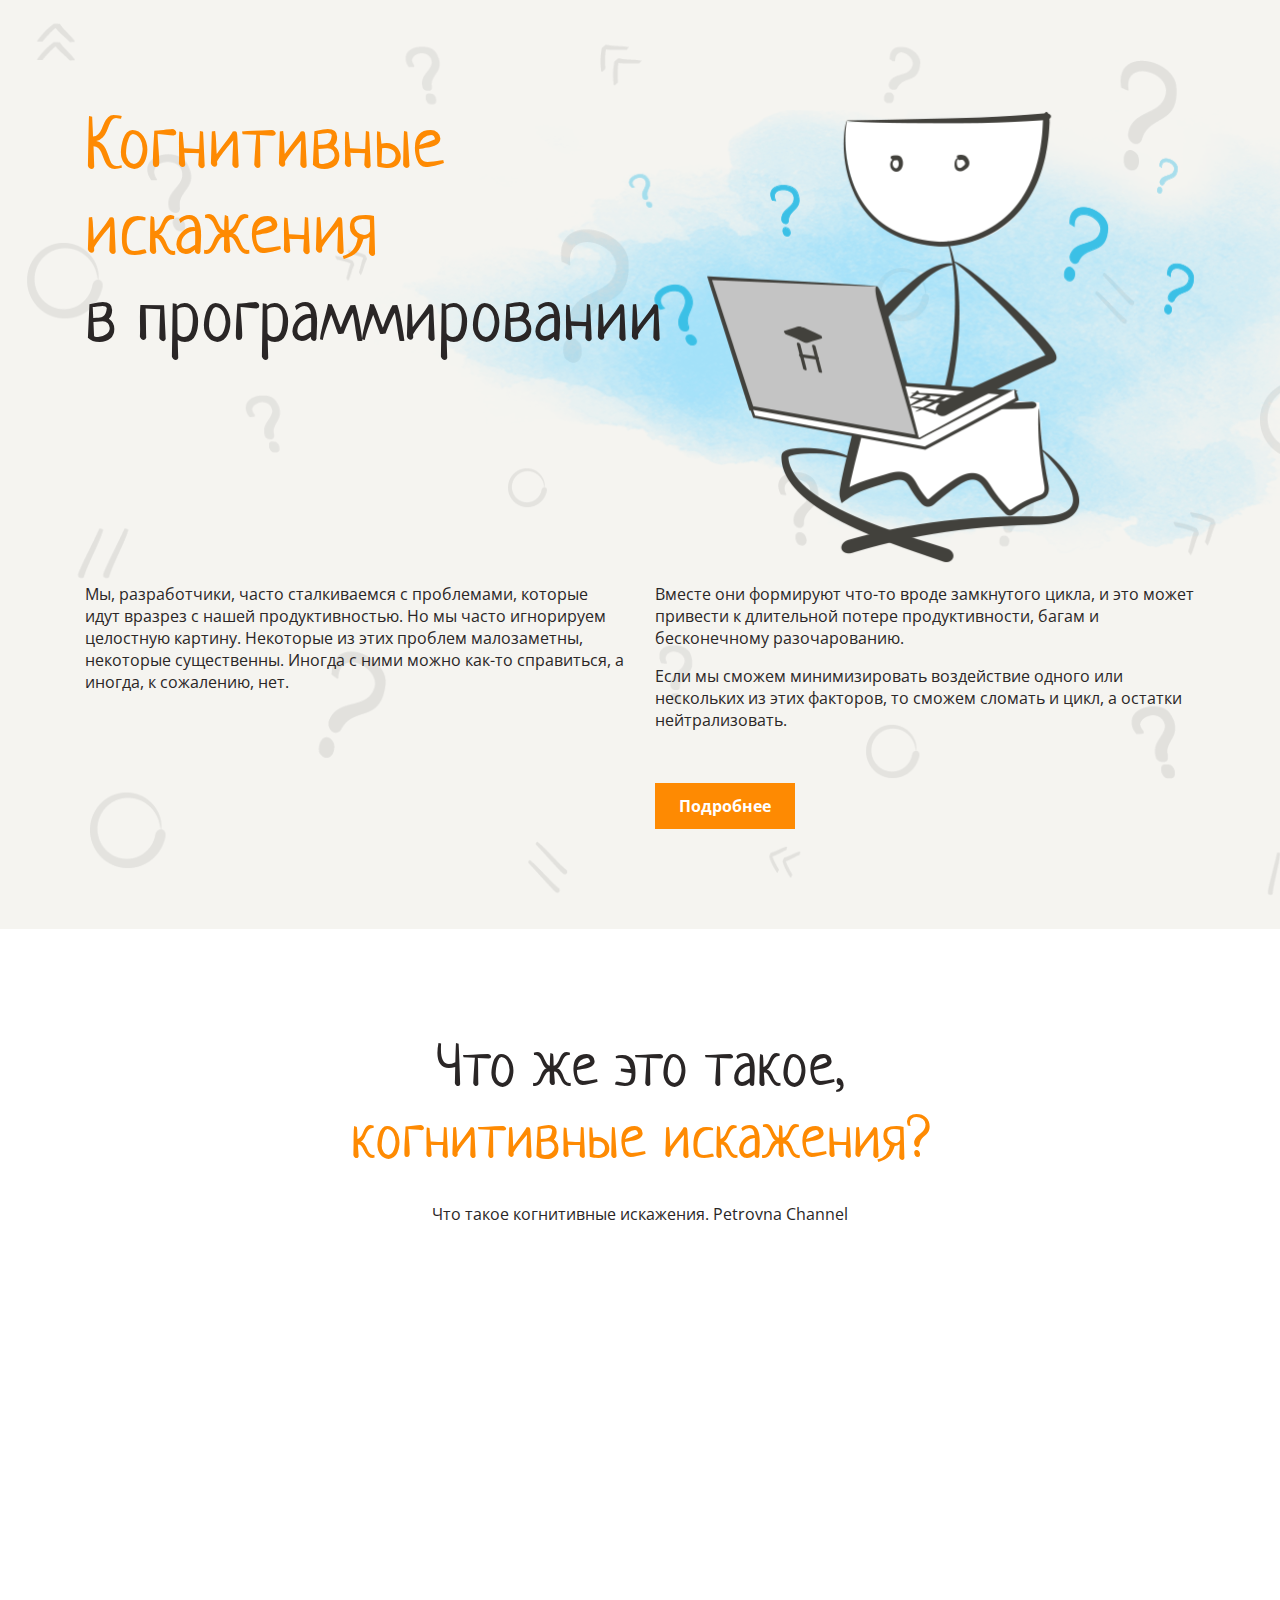
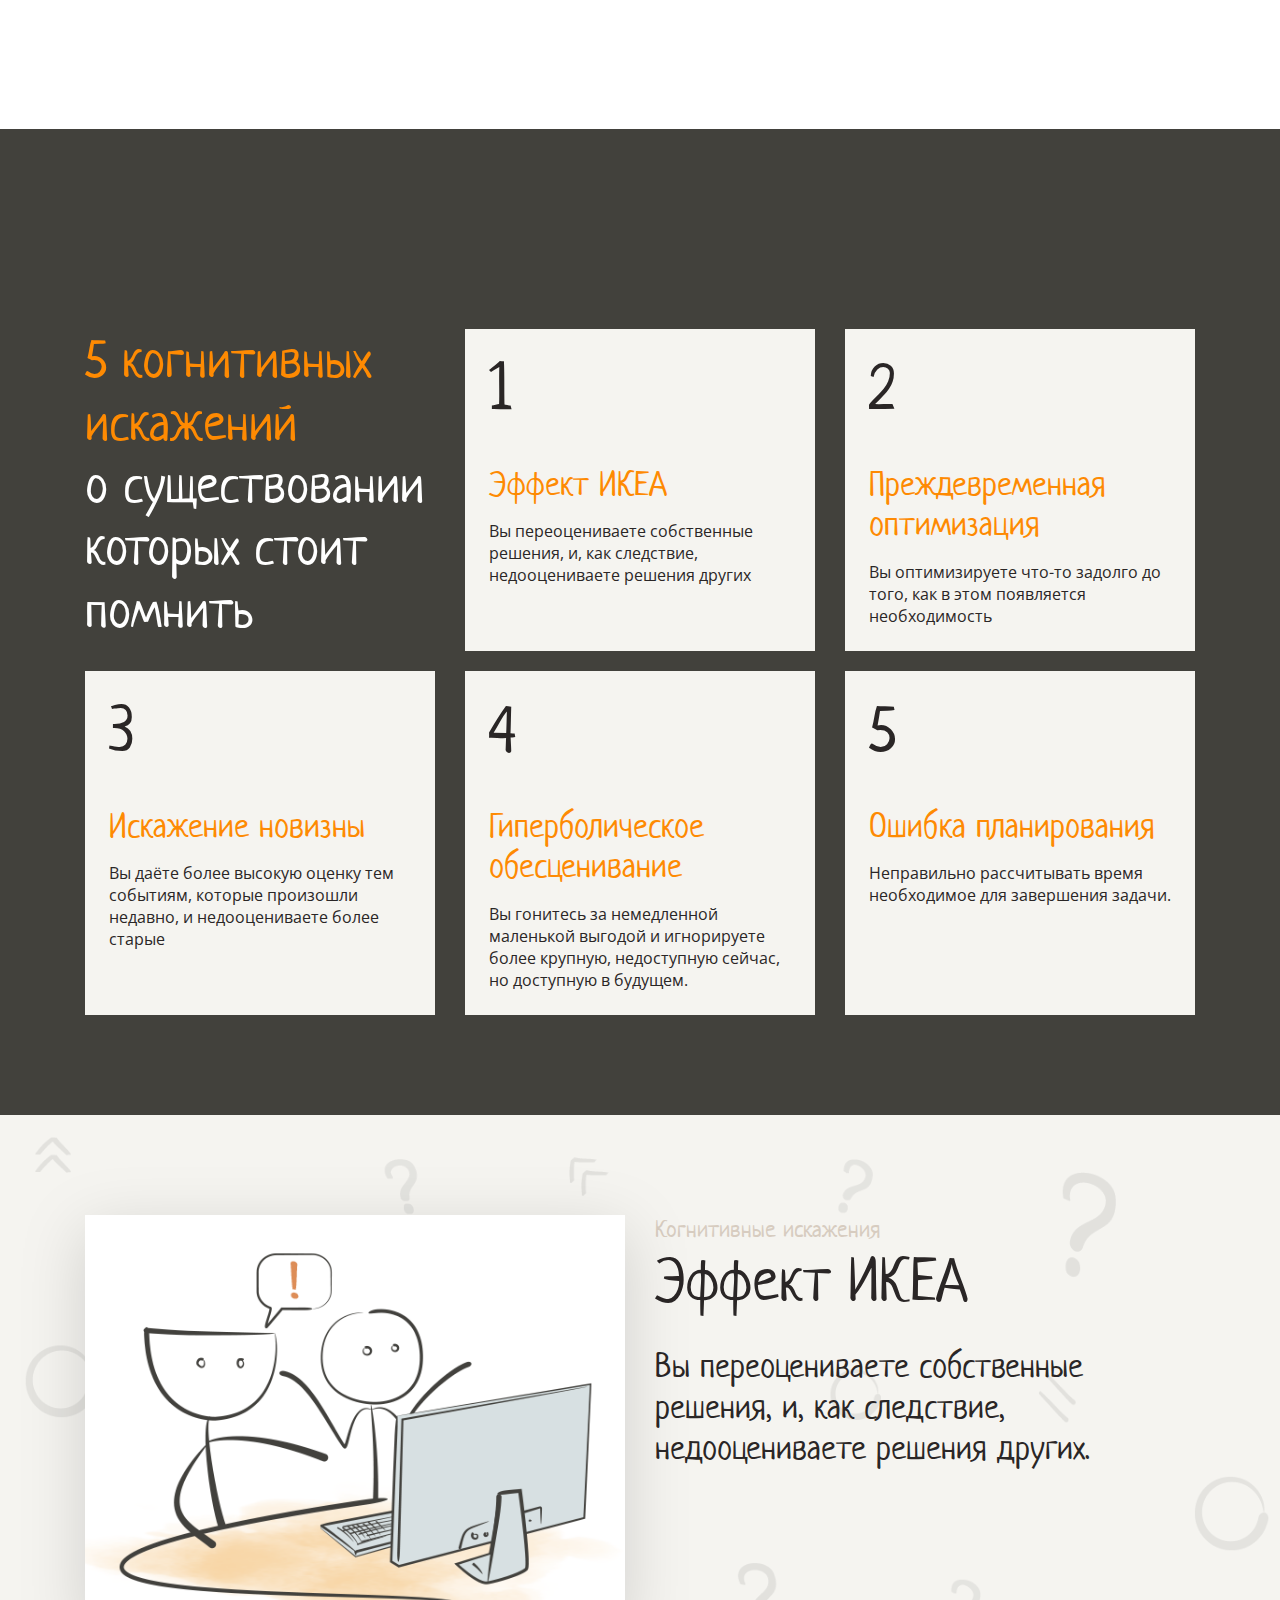
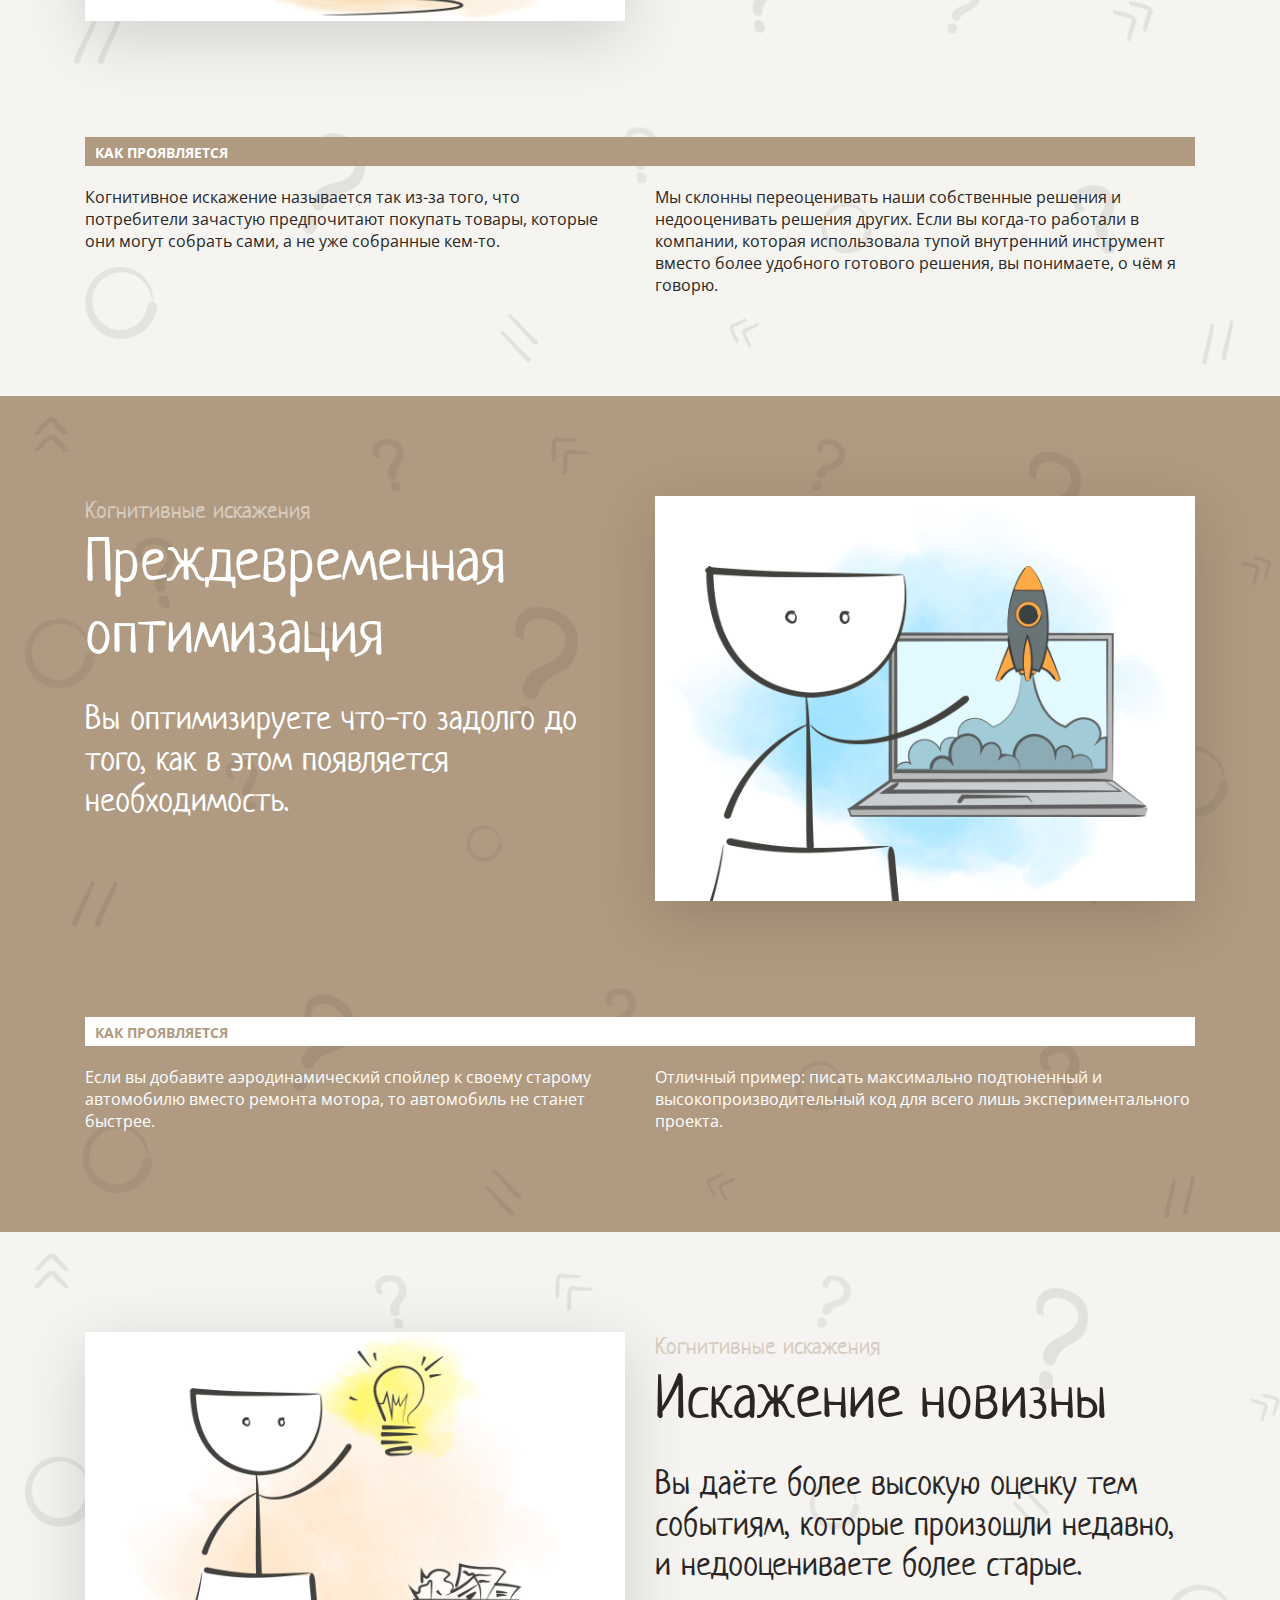
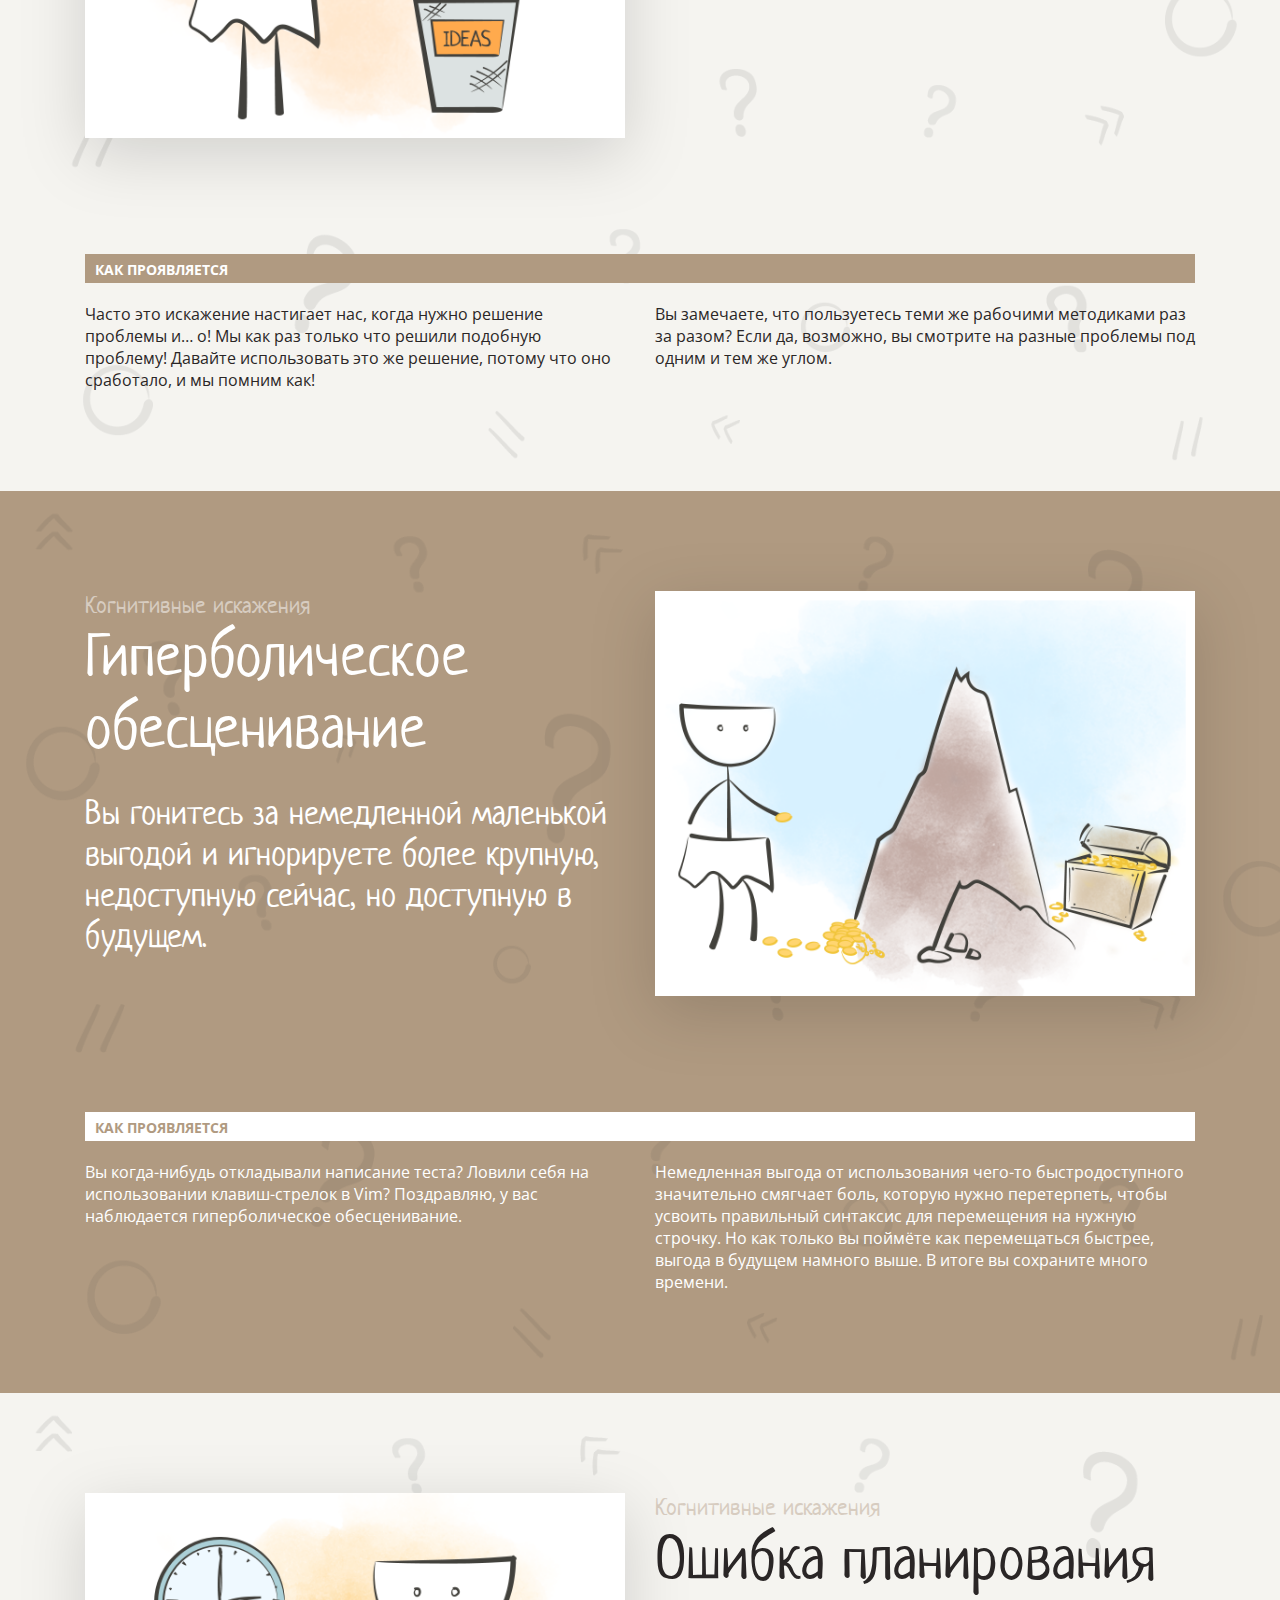
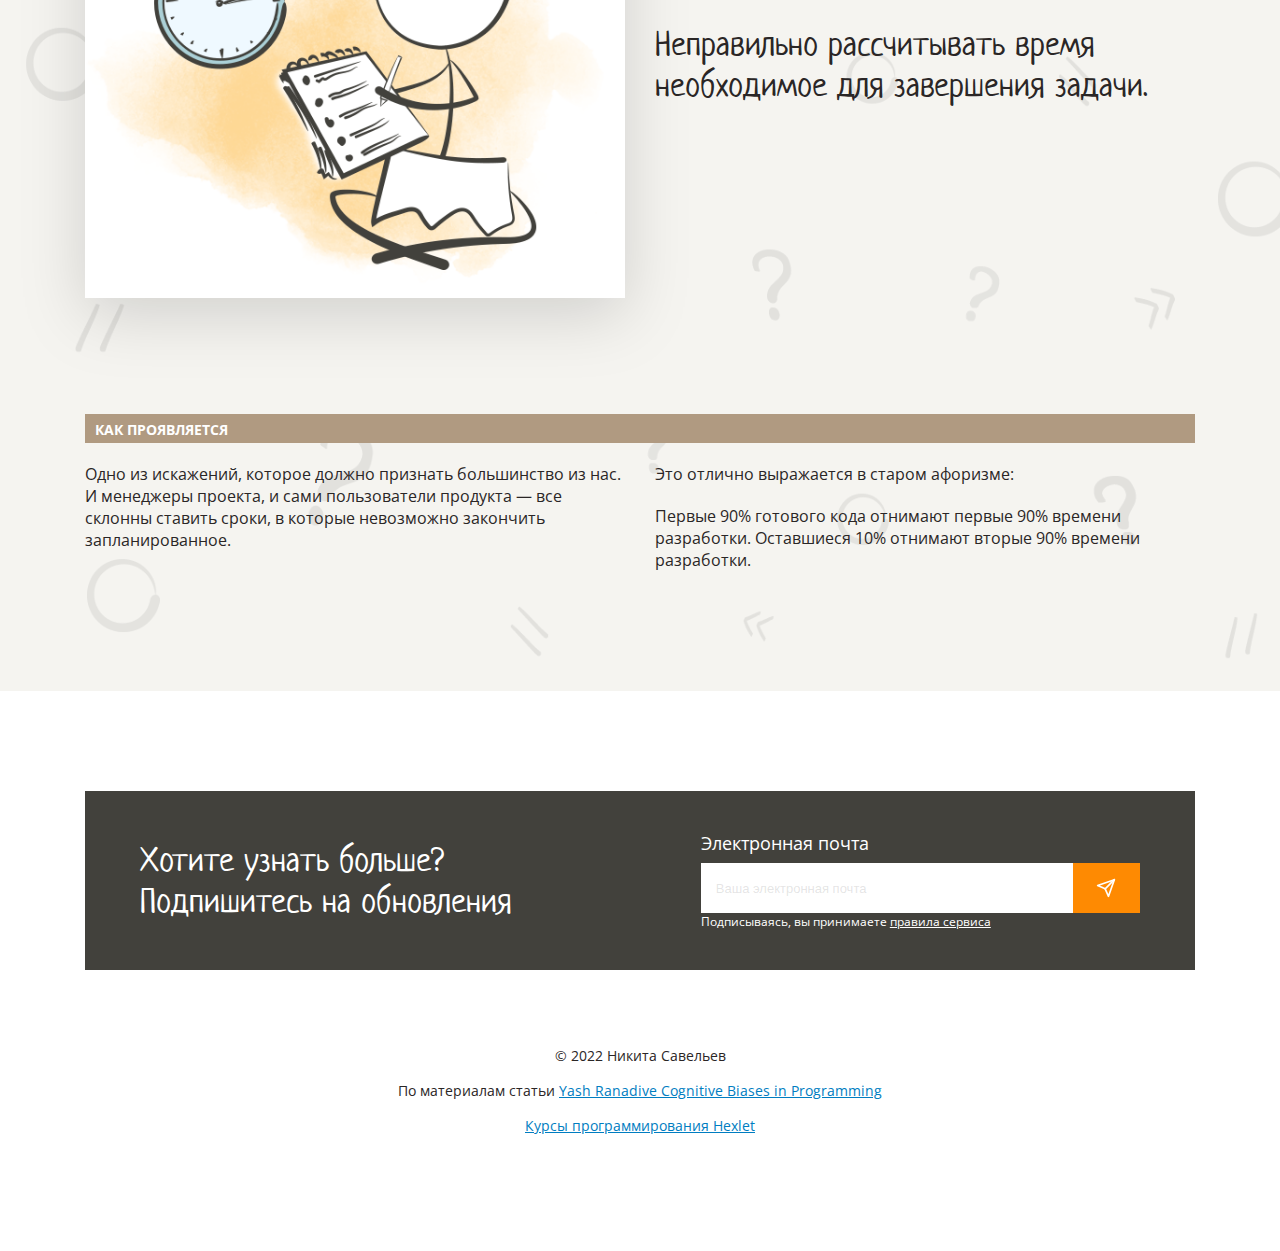
<file: src/index.html>
<!DOCTYPE html>
<html lang="en">
<head>
    <meta charset="UTF-8">
    <meta http-equiv="X-UA-Compatible" content="IE=edge">
    <meta name="viewport" content="width=device-width, initial-scale=1.0">
    <title>Когнитивные искажения</title>
    <link rel="icon" type="image/x-icon" href="assets/img/favicon.png">
    <link href="./styles/style.css" rel="stylesheet" type="text/css" />
</head>
<body class="body">
    <header class="header bg bg-light">
      <div class="container">
        <h1 class="heading h1">
          <span class="heading-accent">Когнитивные
          <br>искажения</span>
          <br>в программировании
        </h1>
        <div class="even-cols">
          <div class="col">
            <p>Мы, разработчики, часто сталкиваемся с проблемами,
              которые идут вразрез с нашей продуктивностью.
              Но мы часто игнорируем целостную картину.
              Некоторые из этих проблем малозаметны, некоторые существенны.
              Иногда с ними можно как-то справиться, а иногда, к сожалению, нет.
            </p>
          </div>
          <div class="col">
            <p class="display-sm-none display-md-block ">Вместе они формируют что-то вроде замкнутого цикла,
              и это может привести к длительной потере продуктивности,
              багам и бесконечному разочарованию.
            </p>
            <p class="display-sm-none display-md-block ">Если мы сможем минимизировать воздействие одного
              или нескольких из этих факторов, то сможем сломать и цикл,
              а остатки нейтрализовать.
            </p>
            <a class="btn" href="#navigator">Подробнее</a>
          </div>
        </div>
      </div>
    </header>
    <main class="main">
      <section class="video-section">
        <div class="container">
          <h2 class="heading h2">
            Что же это такое,
            <br><span class="heading-accent">когнитивные искажения?</span>
          </h2>
          <p class="video-author">Что такое когнитивные искажения. Petrovna Channel</p>
          <iframe class="video filter" src="https://www.youtube.com/embed/jie9AizBqss" frameborder="0" allowfullscreen></iframe>
        </div>
      </section>
      <section class="cards-section" id="navigator">
        <h2 class="heading h2 display-sm-block display-md-none">
          <span class="heading-accent">5 когнитивных искажений</span>
          <br>о существовании которых стоит помнить
        </h2>
        <div class="container">
          <input type="radio" name="navigation-slider" class="display-sm-none" id="radio1" checked>
          <input type="radio" name="navigation-slider" class="display-sm-none" id="radio2">
          <input type="radio" name="navigation-slider" class="display-sm-none" id="radio3">
          <input type="radio" name="navigation-slider" class="display-sm-none" id="radio4">
          <input type="radio" name="navigation-slider" class="display-sm-none" id="radio5">
          <div class="nav-wrapper">
            <nav class="nav">
              <h2 class="heading h2 display-sm-none display-md-block">
                <span class="heading-accent">5 когнитивных искажений</span>
                <br>о существовании которых стоит помнить
              </h2>
              <a href="#ikea-effect" class="card">
                <span class="card-number">1</span>
                <h3 class="heading heading-accent h3">Эффект ИКЕА</h3>
                <p>Вы переоцениваете собственные
                  решения, и, как следствие,
                  недооцениваете решения других</p>
              </a>
              <a href="#premature-optimization" class="card">
                <span class="card-number">2</span>
                <h3 class="heading heading-accent h3">Преждевременная оптимизация</h3>
                <p>Вы оптимизируете что-то задолго до
                  того, как в этом появляется
                  необходимость</p>
              </a>
              <a href="#distortion-of-novelty" class="card">
                <span class="card-number">3</span>
                <h3 class="heading heading-accent h3">Искажение новизны</h3>
                <p>Вы даёте более высокую оценку тем
                  событиям, которые произошли
                  недавно, и недооцениваете более
                  старые</p>
              </a>
              <a href="#hyperbolic-depreciation" class="card">
                <span class="card-number">4</span>
                <h3 class="heading heading-accent h3">Гиперболическое обесценивание</h3>
                <p>Вы гонитесь за немедленной маленькой выгодой и игнорируете
                  более крупную, недоступную сейчас,
                  но доступную в будущем.</p>
              </a>
              <a href="#errors-in-planning" class="card">
                <span class="card-number">5</span>
                <h3 class="heading heading-accent h3">Ошибка планирования</h3>
                <p>Неправильно рассчитывать время
                  необходимое для завершения задачи.</p>
              </a>
            </nav>
          </div>
          <div class="controls display-sm-flex display-md-none">
            <label for="radio1"></label>
            <label for="radio2"></label>
            <label for="radio3"></label>
            <label for="radio4"></label>
            <label for="radio5"></label>
          </div>
        </div>
      </section>
      <section class="topic bg bg-light" id="ikea-effect">
        <div class="container">
          <div class="even-cols">
            <div class="col">
              <img class="filter" src="./assets/img/1.png" alt="ikea">
            </div>
            <div class="col">
              <h4 class="heading h4">Когнитивные искажения</h4>
              <h2 class="heading h2">Эффект ИКЕА</h2>
              <h3 class="heading h3">Вы переоцениваете собственные решения, и,
                как следствие, недооцениваете решения других.</h3>
            </div>
          </div>
          <span class="topic-accent">Как проявляется</span>
          <div class="even-cols">
            <div class="col">          
              <p>Когнитивное искажение называется так из-за того,
                что потребители зачастую предпочитают покупать товары,
                которые они могут собрать сами, а не уже собранные кем-то.
              </p>
            </div>
            <div class="col">
              <p>Мы склонны переоценивать наши собственные решения и недооценивать
                решения других. Если вы когда-то работали в компании,
                которая использовала тупой внутренний инструмент вместо более
                удобного готового решения, вы понимаете, о чём я говорю.
              </p>
            </div>
          </div>
        </div>
      </section>
      <section class="topic bg bg-brown f-white" id="premature-optimization">
        <div class="container">
          <div class="even-cols">
            <div class="col o-1">
              <img class="filter" src="./assets/img/2.png" alt="optimization">
            </div>
            <div class="col o-0">
              <h4 class="heading h4">Когнитивные искажения</h4>
              <h2 class="heading h2">Преждевременная оптимизация</h2>
              <h3 class="heading h3">Вы оптимизируете что-то задолго до того, как в этом появляется необходимость.</h3>
            </div>
          </div>
          <span class="topic-accent">Как проявляется</span>
          <div class="even-cols">
            <div class="col">
              <p>Если вы добавите аэродинамический спойлер к своему старому
                автомобилю вместо ремонта мотора, то автомобиль не станет быстрее.
              </p>
            </div>
            <div class="col">
              <p>Отличный пример: писать максимально подтюненный и
                высокопроизводительный код для всего лишь экспериментального проекта.
              </p>
            </div>
          </div>
        </div>
      </section>
      <section class="topic bg bg-light" id="distortion-of-novelty">
        <div class="container">
          <div class="even-cols">
            <div class="col">
              <img class="filter" src="./assets/img/3.png" alt="distortion">
            </div>
            <div class="col">
              <h4 class="heading h4">Когнитивные искажения</h4>
              <h2 class="heading h2">Искажение новизны</h2>
              <h3 class="heading h3">Вы даёте более высокую оценку тем событиям, которые произошли недавно,
                и недооцениваете более старые.</h3>
            </div>
          </div>
          <span class="topic-accent">Как проявляется</span>
          <div class="even-cols">
            <div class="col">
              <p>Часто это искажение настигает нас, когда нужно решение проблемы и… о!
                Мы как раз только что решили подобную проблему!
                Давайте использовать это же решение, потому что оно сработало, и мы помним как!
              </p>
            </div>
            <div class="col">
              <p>Вы замечаете, что пользуетесь теми же рабочими методиками раз за разом?
                Если да, возможно, вы смотрите на разные проблемы под одним и тем же углом.
              </p>
            </div>
          </div>
        </div>
      </section>
      <section class="topic bg bg-brown f-white" id="hyperbolic-depreciation">
        <div class="container">
          <div class="even-cols">
            <div class="col o-1">
              <img class="filter" src="./assets/img/4.png" alt="hyperbolic">
            </div>
            <div class="col o-0">
              <h4 class="heading h4">Когнитивные искажения</h4>
              <h2 class="heading h2">Гиперболическое обесценивание</h2>
              <h3 class="heading h3">Вы гонитесь за немедленной маленькой выгодой и игнорируете более крупную,
                  недоступную сейчас, но доступную в будущем.
              </h3>
            </div>
          </div>
          <span class="topic-accent">Как проявляется</span>
          <div class="even-cols">
            <div class="col">
              <p>Вы когда-нибудь откладывали написание теста? Ловили себя на использовании клавиш-стрелок в Vim?
                Поздравляю, у вас наблюдается гиперболическое обесценивание.
              </p>
            </div>
            <div class="col">
              <p>Немедленная выгода от использования чего-то быстродоступного значительно
                смягчает боль, которую нужно перетерпеть, чтобы усвоить правильный
                синтаксис для перемещения на нужную строчку. Но как только вы поймёте как
                перемещаться быстрее, выгода в будущем намного выше. В итоге вы сохраните
                много времени.</p>
            </div>
          </div>
        </div>
      </section>
      <section class="topic bg bg-light" id="errors-in-planning">
        <div class="container">
          <div class="even-cols">
            <div class="col">
              <img class="filter" src="./assets/img/5.png" alt="errors">
            </div>
            <div class="col">
              <h4 class="heading h4">Когнитивные искажения</h4>
              <h2 class="heading h2">Ошибка планирования</h2>
              <h3 class="heading h3">Неправильно рассчитывать время необходимое для завершения задачи.</h3>
            </div>
          </div>
          <span class="topic-accent">Как проявляется</span>
          <div class="even-cols">
            <div class="col">
              <p>Одно из искажений, которое должно признать большинство из нас.
                И менеджеры проекта, и сами пользователи продукта — все склонны
                ставить сроки, в которые невозможно закончить запланированное.
              </p>
            </div>
            <div class="col">
              <p>Это отлично выражается в старом афоризме:</p>
              <p>Первые 90% готового кода отнимают первые 90% времени разработки.
                Оставшиеся 10% отнимают вторые 90% времени разработки.
              </p>
              </p>
            </div>
          </div>
        </div>
      </section>
    </main>
    <footer class="footer">
      <div class="container">
        <div class="even-cols">
          <h3 class="heading h3">Хотите узнать больше?<br>Подпишитесь на обновления</h3>
          <form class="form">
            <label class="email-label" for="input-email">
              <span class="title">Электронная почта</span>
              <div class="form-input">
                <input type="email" id="inp-email" placeholder="Ваша электронная почта">
                <input type="submit" class="submit" value="">
              </div>
              <span class="caption">Подписываясь, вы принимаете <span class="underline">правила сервиса</span></span>
            </label>
          </form>
        </div>
        <p>© 2022 Никита Савельев</p>
        <p>По материалам статьи <a href="https://medium.com/hackernoon/cognitive-biases-in-programming-5e937707c27b">Yash Ranadive Cognitive Biases in Programming</a></p>
        <a href="https://ru.hexlet.io/">Курсы программирования Hexlet</a>
      </div>
    </footer>
</body>
</html>
</file>
<file: src/styles/style.css>
.h1 {
  font-size: 4.5em;
}
.h2 {
  font-size: 3.75em;
}
.h3 {
  font-size: 2.125em;
}
.h4 {
  font-size: 1.5em;
}
@media screen and (max-width: 50em) {
  .h1 {
    font-size: 2em;
  }
  .h2 {
    font-size: 2em;
  }
  .h3 {
    font-size: 1.5em;
  }
  .h4 {
    font-size: 1em;
  }
}

* {
  box-sizing: border-box;
  scroll-behavior: smooth;
}

@font-face {
  font-weight: 400;
  font-family: "Open Sans";
  src: url("../assets/fonts/Open_Sans/static/OpenSans/OpenSans-Regular.ttf");
}
@font-face {
  font-weight: 700;
  font-family: "Open Sans";
  src: url("../assets/fonts/Open_Sans/static/OpenSans/OpenSans-Bold.ttf");
}
@font-face {
  font-family: "Neucha";
  src: url("../assets/fonts/Neucha/Neucha-Regular.ttf");
}
.topic {
  position: relative;
  overflow: hidden;
}

.body {
  font-size: 0.75em;
  font-weight: 1.6;
  font-family: "Open Sans", sans-serif;
  color: #2A2626;
  margin: 0;
  padding: 0;
  overflow-x: hidden;
}

.heading {
  line-height: 1.2;
  font-weight: 400;
  font-family: "Neucha", sans-serif;
  margin-block: 0 1rem;
}
.heading-accent {
  color: #FE8A02;
}

.f-white {
  color: #fff;
}

.filter {
  filter: drop-shadow(0 16px 32px rgba(0, 0, 0, 0.15));
}

.display-sm-none {
  display: none;
}

.display-md-none {
  display: none;
}

.position-sm-absolute {
  position: absolute;
}

.bg-light::after, .bg-brown::after {
  content: "";
  display: block;
  position: absolute;
  inset: 0;
  z-index: -3;
}
.bg-light::after {
  background-color: #F5F4F0;
}
.bg-brown::after {
  background-color: #B09A81;
}
.bg::before {
  content: "";
  display: block;
  position: absolute;
  inset: 0;
  background-image: url("../assets/img/background.png");
  background-repeat: no-repeat;
  background-size: cover;
  opacity: 0.1;
  z-index: -2;
}

@media screen and (min-width: 50em) {
  .display-md-block {
    display: block;
  }
  .position-md-static {
    position: static;
  }
  .heading {
    margin-block: 0 1.875rem;
  }
}
@media screen and (max-width: 50em) {
  .display-sm-block {
    display: block;
  }
  .display-sm-flex {
    display: flex;
  }
}
@media screen and (min-width: 30em) {
  .body {
    font-size: 1em;
  }
}
.container {
  padding: 2em 0.5em;
  position: relative;
  width: min(1110px, 100% - 1rem);
  margin-inline: auto;
}
.container .even-cols {
  display: grid;
  grid-auto-flow: column;
  grid-auto-columns: 1fr;
  column-gap: 1.875em;
}
.container .even-cols .col {
  display: grid;
}

@media screen and (min-width: 50em) {
  .container {
    padding: 6.25em 0;
  }
  .o-0 {
    order: 0;
  }
  .o-1 {
    order: 1;
  }
}
.btn {
  display: block;
  width: fit-content;
  text-decoration: none;
  background-color: #FE8A02;
  border: 0;
  font-weight: 700;
  color: #fff;
  padding: 0.75rem 1.5rem;
  transition: 0.3s;
}
.btn:hover {
  background-color: #EA7600;
}

.header {
  position: relative;
  overflow: hidden;
}
.header .even-cols {
  grid-auto-flow: row;
}
.header .even-cols .col p {
  margin-bottom: 0;
}
.header .heading::after {
  content: "";
  position: absolute;
  top: 0;
  left: 52%;
  z-index: -1;
  width: 16em;
  height: 100%;
  background-image: url("../assets/img/main.png");
  background-repeat: no-repeat;
  background-size: 65%;
}
.header .btn {
  margin-top: 1em;
}

@media screen and (min-width: 50em) {
  .header .heading {
    margin-bottom: 13rem;
  }
  .header .heading::after {
    content: "";
    position: absolute;
    top: 5%;
    left: 26%;
    z-index: -1;
    width: 16em;
    height: 100%;
    background-image: url("../assets/img/main.png");
    background-repeat: no-repeat;
    background-size: 100%;
  }
}
@media screen and (min-width: 50em) {
  .header .btn {
    margin-top: 3.25rem;
  }
  .header .even-cols {
    grid-auto-flow: column;
  }
}
.video-section {
  text-align: center;
}
.video-section .container {
  margin-top: -48px;
  transform: translate(0, 48px);
}
.video-section .video-author {
  margin-block: 0 1rem;
}
.video-section .video {
  width: min(919px, 100%);
  height: min(569px, 51.262vw);
}

@media screen and (min-width: 50em) {
  .video-section .container {
    margin-top: -200px;
    transform: translate(0, 200px);
  }
  .video-section .video-author {
    margin-block: 0 1.875rem;
  }
}
.test {
  background-color: aqua;
  height: 500px;
}

.cards-section {
  display: flex;
  flex-direction: column;
  align-items: center;
  background-color: #42413C;
  color: #fff;
  padding-top: 32px;
}
.cards-section .h2 {
  text-align: center;
  font-size: 1.5rem;
  max-width: 350px;
  margin: 0;
}
.cards-section .nav {
  display: flex;
  gap: 10px;
  transition: 0.3s;
  transform: translateX(0);
}
.cards-section .card {
  min-width: 250px;
  min-height: 245px;
  display: block;
  text-decoration: none;
  color: #2A2626;
  background-color: #F5F4F0;
  padding: 1rem;
  transition: 0.3s;
}
.cards-section .card-number {
  display: block;
  font-size: 2rem;
  line-height: 1.1;
  font-family: "Neucha";
  margin-bottom: 1.5rem;
}
.cards-section .card .heading {
  margin-bottom: 0.5rem;
}
.cards-section .card p {
  margin: 0;
}
.cards-section .card:hover {
  background-color: #FE8A02;
  color: #fff;
}
.cards-section .card:hover .heading-accent {
  color: #fff;
}
.cards-section .controls {
  justify-content: center;
  gap: 10px;
  margin-top: 1rem;
}
.cards-section .controls label {
  display: block;
  background-color: #F5F4F0;
  border-radius: 100%;
  width: 10px;
  height: 10px;
}

@media screen and (min-width: 50em) {
  .cards-section {
    padding-top: 100px;
  }
  .cards-section .nav-wrapper {
    width: 100%;
  }
  .cards-section .nav {
    gap: 20px 30px;
    flex-wrap: wrap;
  }
  .cards-section .h2 {
    text-align: left;
    font-size: 3.25rem;
  }
  .cards-section .card {
    max-width: 350px;
    padding: 1.5rem;
  }
  .cards-section .card-number {
    font-size: 4rem;
    margin-bottom: 2.5rem;
  }
  .cards-section .card .heading {
    margin-bottom: 1rem;
  }
}
.cards-section .nav-wrapper {
  width: 250px;
  margin-inline: auto;
  overflow: hidden;
}

@media screen and (min-width: 50em) {
  .cards-section .nav-wrapper {
    width: 100%;
  }
  .cards-section .nav {
    justify-content: center;
  }
}
#radio1:checked ~ .controls :nth-child(1) {
  background-color: #FE8A02;
}

#radio2:checked ~ .controls :nth-child(2) {
  background-color: #FE8A02;
}

#radio3:checked ~ .controls :nth-child(3) {
  background-color: #FE8A02;
}

#radio4:checked ~ .controls :nth-child(4) {
  background-color: #FE8A02;
}

#radio5:checked ~ .controls :nth-child(5) {
  background-color: #FE8A02;
}

#radio1:checked ~ .nav-wrapper .nav {
  transform: translateX(0px);
}

#radio2:checked ~ .nav-wrapper .nav {
  transform: translateX(-260px);
}

#radio3:checked ~ .nav-wrapper .nav {
  transform: translateX(-520px);
}

#radio4:checked ~ .nav-wrapper .nav {
  transform: translateX(-780px);
}

#radio5:checked ~ .nav-wrapper .nav {
  transform: translateX(-1040px);
}

.topic .h4 {
  color: #D7CCC0;
  margin: 0;
}
.topic .container .even-cols {
  grid-auto-flow: row;
}
.topic .container .even-cols:first-child {
  display: flex;
  flex-direction: column-reverse;
  margin-bottom: 0;
}
.topic .container .even-cols .col {
  height: fit-content;
}
.topic .container .even-cols .col:first-child {
  display: flex;
  justify-content: center;
}
.topic .container .even-cols .col img {
  width: 100%;
  margin-bottom: 1rem;
}
.topic .container .even-cols .col p {
  margin-block: 0.5rem 0;
}
.topic-accent {
  display: block;
  font-size: 0.65rem;
  font-weight: 700;
  text-transform: uppercase;
  padding: 6px 10px 4px;
}

.bg-light .container .topic-accent {
  color: #fff;
  background-color: #B09A81;
}

.bg-brown .container .topic-accent {
  color: #B09A81;
  background-color: #fff;
}

@media screen and (min-width: 50em) {
  .topic .container .even-cols {
    grid-auto-flow: column;
  }
  .topic .container .even-cols:first-child {
    display: grid;
    margin-bottom: 6.25rem;
  }
  .topic .container .even-cols .col p {
    margin-block: 1.25rem 0;
  }
  .topic-accent {
    font-size: 0.875rem;
  }
}
.footer {
  text-align: center;
}
.footer .container {
  display: flex;
  flex-direction: column;
  align-items: center;
}
.footer .container .even-cols {
  grid-auto-flow: row;
  align-items: center;
  color: #fff;
  background-color: #42413C;
  gap: 1.6rem;
  width: 100%;
  padding: 1.5rem 2.125rem;
  margin-bottom: 2.75rem;
}
.footer .container p,
.footer .container a {
  margin-block: 0 1rem;
  font-size: 14px;
}
.footer .container a {
  color: #007DC1;
}
.footer .h3 {
  margin: 0;
}
.footer .form {
  color: inherit;
}
.footer .form .email-label {
  display: grid;
  width: 100%;
}
.footer .form .email-label .title {
  font-size: 14px;
  margin-bottom: 0.5rem;
}
.footer .form .email-label .form-input {
  display: flex;
}
.footer .form .email-label .form-input input {
  height: 10%;
  border: 0;
}
.footer .form .email-label .form-input input:nth-child(1) {
  width: 100%;
  padding: 15px;
}
.footer .form .email-label .form-input input:nth-child(1)::placeholder {
  font-size: 13px;
  line-height: 21px;
  color: rgba(117, 117, 117, 0.2);
}
.footer .form .email-label .form-input input:nth-child(2) {
  background-color: #FE8A02;
  background-image: url("../assets/svg/send.svg");
  background-repeat: no-repeat;
  background-size: 15px;
  background-position: center;
  width: 50px;
  padding: 15px 0;
  transition: 0.3s;
  cursor: pointer;
}
.footer .form .email-label .form-input input:nth-child(2):hover {
  background-color: #EA7600;
}
.footer .form .email-label .caption {
  font-size: 0.75rem;
}
.footer .form .email-label .caption .underline {
  text-decoration: underline;
}

@media screen and (min-width: 50em) {
  .footer {
    text-align: left;
  }
  .footer .container .even-cols {
    grid-auto-flow: column;
    gap: 7.6rem;
    padding: 2.5rem 3.45rem;
    margin-bottom: 4.75rem;
  }
  .footer .form .email-label .title {
    font-size: 1.125rem;
  }
  .footer .form .email-label .form-input input {
    height: 50px;
  }
  .footer .form .email-label .form-input input:nth-child(2) {
    width: 70px;
    background-size: 20px;
    padding: 15px 25px;
  }
}

/*# sourceMappingURL=style.css.map */
</file>
